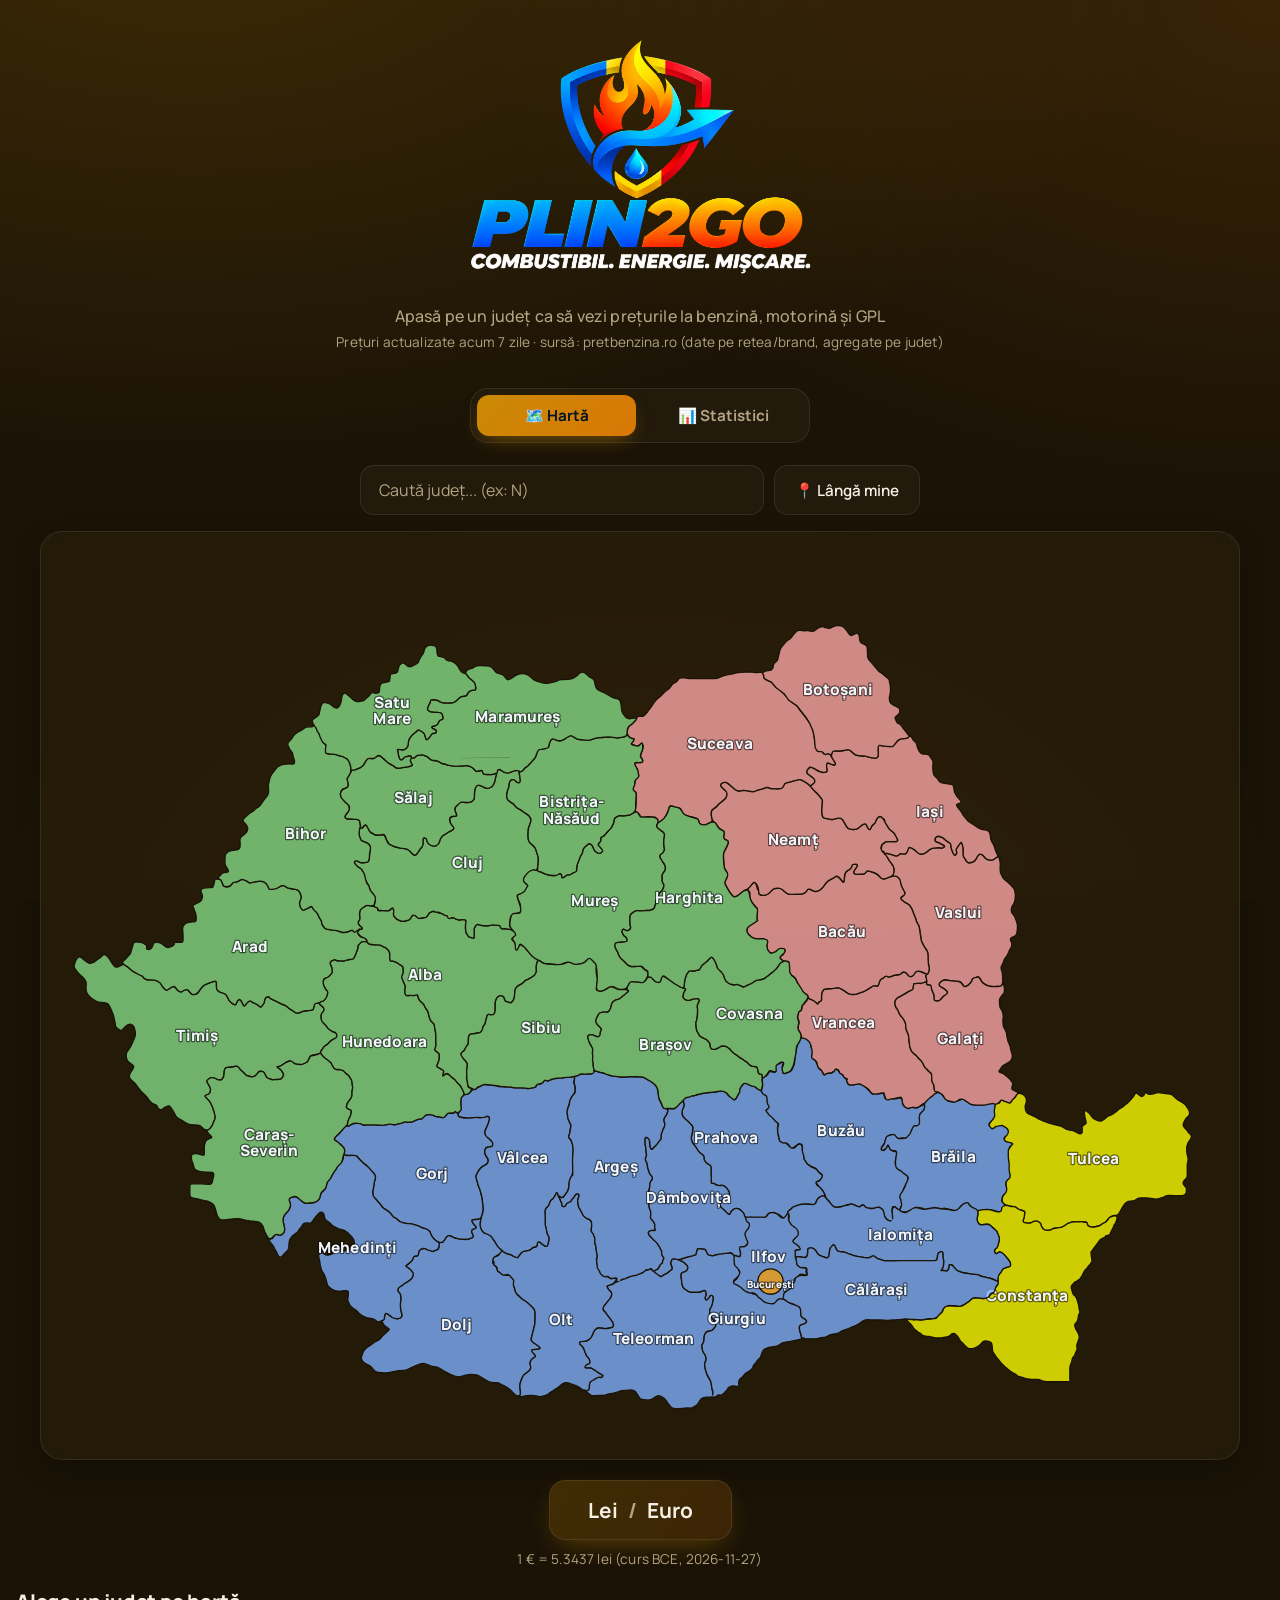
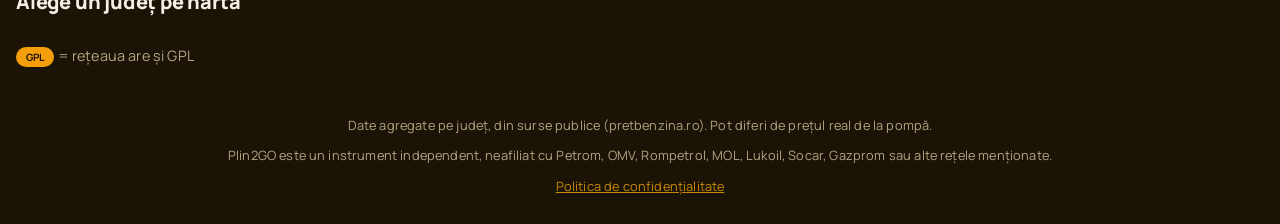
<file: site/index.html>
<!DOCTYPE html>
<html lang="ro">
<head>
<meta charset="UTF-8">
<meta name="viewport" content="width=device-width, initial-scale=1">
<meta name="theme-color" content="#0b1120">
<title>Plin2GO — benzină, motorină, GPL pe județe din România</title>
<link rel="manifest" href="manifest.json">
<link rel="icon" href="icons/icon.svg" type="image/svg+xml">
<link rel="apple-touch-icon" href="icons/icon.svg">
<link rel="preconnect" href="https://fonts.googleapis.com">
<link rel="preconnect" href="https://fonts.gstatic.com" crossorigin>
<link href="https://fonts.googleapis.com/css2?family=Manrope:wght@500;600;700;800&display=swap" rel="stylesheet">
<link rel="stylesheet" href="style.css">
</head>
<body>
<header>
    <div class="logo-card">
        <img src="assets/logo-v3.webp" alt="Plin2GO — Combustibil. Energie. Mișcare." class="logo-img">
    </div>
    <h1 class="sr-only">Plin2GO</h1>
    <p class="subtitle">Apasă pe un județ ca să vezi prețurile la benzină, motorină și GPL</p>
    <p class="updated" id="updated"></p>
</header>

<main>
    <div id="tabs">
        <button type="button" class="tab-btn active" id="tab-harta-btn">🗺️ Hartă</button>
        <button type="button" class="tab-btn" id="tab-stats-btn">📊 Statistici</button>
    </div>

    <section id="tab-harta">
    <div id="search-wrap">
        <input type="text" id="search" placeholder="Caută județ... (ex: N)" autocomplete="off">
        <button id="near-me-btn" type="button">📍 Lângă mine</button>
        <div id="search-results"></div>
    </div>

    <div id="map-wrap"></div>

    <div class="currency-wrap">
        <button type="button" id="currency-toggle" class="currency-btn">Lei <span class="divider">/</span> Euro</button>
        <p class="curs-info" id="curs-info"></p>
    </div>

    <section id="detail">
        <h2 id="judet-title">Alege un județ pe hartă</h2>
        <section class="cheapest" id="cheapest"></section>

        <div class="calc" id="calc" hidden>
            <label for="calc-litri">Cât costă un plin de <input type="number" id="calc-litri" value="50" min="1" max="200"> L?</label>
            <div class="calc-results" id="calc-results"></div>
        </div>

        <div class="calc" id="gpl-calc" hidden>
            <p class="calc-title">⛽ Cât economisești cu GPL?</p>
            <label>
                <input type="number" id="gpl-km" value="15000" min="100" max="200000" step="500"> km/an,
                consum <input type="number" id="gpl-consum" value="7" min="1" max="30" step="0.5"> L/100km benzină
            </label>
            <div class="calc-results" id="gpl-results"></div>
        </div>

        <p class="legend"><span class="badge gpl">GPL</span> = rețeaua are și GPL</p>
        <div class="cards" id="cards"></div>
    </section>
    </section>

    <section id="tab-stats" hidden>
        <h2>Evoluția prețului, ultimele 30 de zile</h2>
        <p class="legend" id="stats-info"></p>
        <div id="stats-chart-wrap">
            <div id="stats-chart-scroll"></div>
            <div id="chart-tooltip" class="chart-tooltip" hidden></div>
        </div>
        <div id="stats-legend" class="stats-legend"></div>
    </section>

    <footer>
        <p>Date agregate pe județ, din surse publice (pretbenzina.ro). Pot diferi de prețul real de la pompă.</p>
        <p>Plin2GO este un instrument independent, neafiliat cu Petrom, OMV, Rompetrol, MOL, Lukoil, Socar, Gazprom sau alte rețele menționate.</p>
        <p><a href="privacy.html">Politica de confidențialitate</a></p>
    </footer>
</main>

<script src="data.js"></script>
<script src="map.js"></script>
<script src="istoric.js"></script>
<script src="app.js"></script>
</body>
</html>
</file>
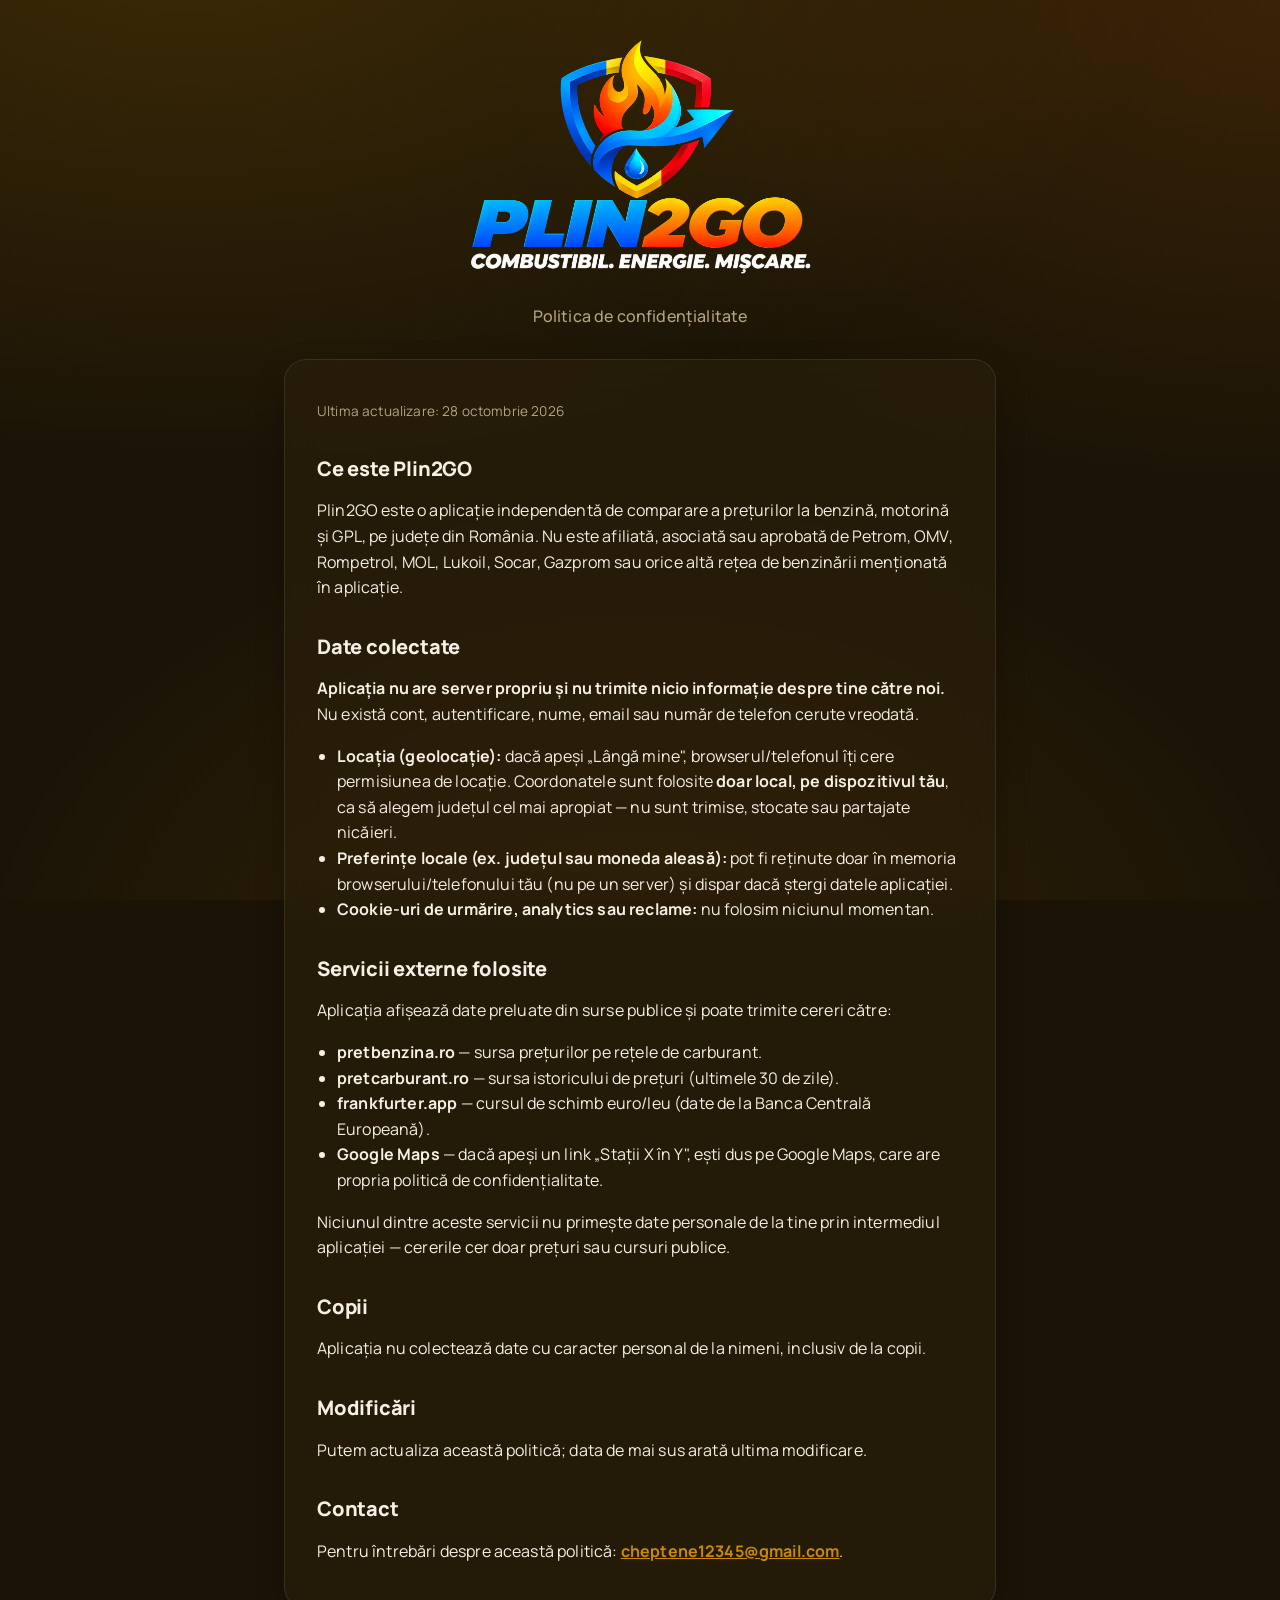
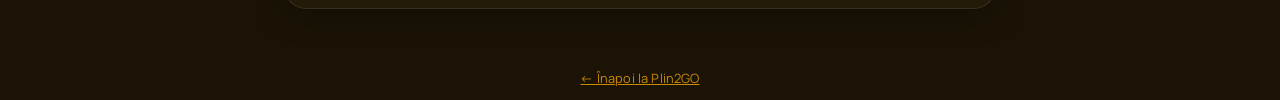
<file: site/privacy.html>
<!DOCTYPE html>
<html lang="ro">
<head>
<meta charset="UTF-8">
<meta name="viewport" content="width=device-width, initial-scale=1">
<title>Politica de confidențialitate — Plin2GO</title>
<link rel="preconnect" href="https://fonts.googleapis.com">
<link rel="preconnect" href="https://fonts.gstatic.com" crossorigin>
<link href="https://fonts.googleapis.com/css2?family=Manrope:wght@500;600;700;800&display=swap" rel="stylesheet">
<link rel="stylesheet" href="style.css">
<style>
    .doc { max-width: 760px; margin: 0 auto; padding: 24px; }
    .doc .glass { padding: 28px 32px; }
    .doc h2 { margin-top: 32px; }
    .doc h2:first-child { margin-top: 0; }
    .doc p, .doc li { color: var(--text); line-height: 1.6; }
    .doc ul { padding-left: 20px; }
    .doc a { color: var(--accent); }
    .doc .note { color: var(--muted); font-size: 0.85em; }
</style>
</head>
<body>
<header>
    <div class="logo-card">
        <img src="assets/logo-v3.webp" alt="Plin2GO — Combustibil. Energie. Mișcare." class="logo-img">
    </div>
    <h1 class="sr-only">Plin2GO</h1>
    <p class="subtitle">Politica de confidențialitate</p>
</header>

<main class="doc">
    <div class="glass">
        <p class="note">Ultima actualizare: 28 octombrie 2026</p>

        <h2>Ce este Plin2GO</h2>
        <p>Plin2GO este o aplicație independentă de comparare a prețurilor la benzină, motorină și GPL, pe județe din România. Nu este afiliată, asociată sau aprobată de Petrom, OMV, Rompetrol, MOL, Lukoil, Socar, Gazprom sau orice altă rețea de benzinării menționată în aplicație.</p>

        <h2>Date colectate</h2>
        <p><strong>Aplicația nu are server propriu și nu trimite nicio informație despre tine către noi.</strong> Nu există cont, autentificare, nume, email sau număr de telefon cerute vreodată.</p>
        <ul>
            <li><strong>Locația (geolocație):</strong> dacă apeși „Lângă mine", browserul/telefonul îți cere permisiunea de locație. Coordonatele sunt folosite <strong>doar local, pe dispozitivul tău</strong>, ca să alegem județul cel mai apropiat — nu sunt trimise, stocate sau partajate nicăieri.</li>
            <li><strong>Preferințe locale (ex. județul sau moneda aleasă):</strong> pot fi reținute doar în memoria browserului/telefonului tău (nu pe un server) și dispar dacă ștergi datele aplicației.</li>
            <li><strong>Cookie-uri de urmărire, analytics sau reclame:</strong> nu folosim niciunul momentan.</li>
        </ul>

        <h2>Servicii externe folosite</h2>
        <p>Aplicația afișează date preluate din surse publice și poate trimite cereri către:</p>
        <ul>
            <li><strong>pretbenzina.ro</strong> — sursa prețurilor pe rețele de carburant.</li>
            <li><strong>pretcarburant.ro</strong> — sursa istoricului de prețuri (ultimele 30 de zile).</li>
            <li><strong>frankfurter.app</strong> — cursul de schimb euro/leu (date de la Banca Centrală Europeană).</li>
            <li><strong>Google Maps</strong> — dacă apeși un link „Stații X în Y", ești dus pe Google Maps, care are propria politică de confidențialitate.</li>
        </ul>
        <p>Niciunul dintre aceste servicii nu primește date personale de la tine prin intermediul aplicației — cererile cer doar prețuri sau cursuri publice.</p>

        <h2>Copii</h2>
        <p>Aplicația nu colectează date cu caracter personal de la nimeni, inclusiv de la copii.</p>

        <h2>Modificări</h2>
        <p>Putem actualiza această politică; data de mai sus arată ultima modificare.</p>

        <h2>Contact</h2>
        <p>Pentru întrebări despre această politică: <strong><a href="mailto:cheptene12345@gmail.com">cheptene12345@gmail.com</a></strong>.</p>
    </div>
</main>

<footer>
    <p><a href="index.html">&larr; Înapoi la Plin2GO</a></p>
</footer>
</body>
</html>
</file>
<file: site/style.css>
:root {
    --bg: #1a1306;
    --card: #2b2210;
    --glass: rgba(43, 34, 16, 0.55);
    --glass-strong: rgba(43, 34, 16, 0.78);
    --glass-border: rgba(255, 255, 255, 0.09);
    --text: #f5efe4;
    --muted: #b3a583;
    --accent: #ca8a04;
    --accent2: #d97706;
    --gpl: #f59e0b;
    --radius-lg: 22px;
    --radius-md: 16px;
    --radius-sm: 10px;
    --shadow-soft: 0 10px 34px -12px rgba(0, 0, 0, 0.55);
}

* { box-sizing: border-box; }

body {
    margin: 0;
    font-family: 'Manrope', system-ui, Segoe UI, Arial, sans-serif;
    letter-spacing: 0.01em;
    background:
        radial-gradient(ellipse 1000px 560px at 15% -10%, rgba(202, 138, 4, 0.20), transparent),
        radial-gradient(ellipse 800px 500px at 100% 0%, rgba(217, 119, 6, 0.16), transparent),
        radial-gradient(ellipse 700px 500px at 50% 110%, rgba(245, 158, 11, 0.10), transparent),
        var(--bg);
    background-attachment: fixed;
    color: var(--text);
    min-height: 100vh;
}

/* ---------- Header ---------- */

header {
    padding: 40px 16px 8px;
    text-align: center;
}

.sr-only {
    position: absolute;
    width: 1px; height: 1px;
    padding: 0; margin: -1px;
    overflow: hidden;
    clip: rect(0, 0, 0, 0);
    white-space: nowrap;
    border: 0;
}

.logo-card {
    display: inline-block;
    margin: 0 auto 16px;
}

.logo-img {
    display: block;
    width: 420px;
    max-width: 85vw;
    height: auto;
}

@media (max-width: 480px) {
    .logo-img { width: 300px; max-width: 78vw; }
}

.subtitle { color: var(--muted); margin: 0; font-weight: 500; }
.updated { color: var(--muted); font-size: 0.85em; margin-top: 6px; }

/* ---------- Glass surface base ---------- */

.glass {
    background: var(--glass);
    backdrop-filter: blur(18px) saturate(140%);
    -webkit-backdrop-filter: blur(18px) saturate(140%);
    border: 1px solid var(--glass-border);
    border-radius: var(--radius-lg);
    box-shadow: var(--shadow-soft);
}

/* ---------- Currency toggle ---------- */

.currency-wrap { margin: 20px auto; text-align: center; }

.currency-btn {
    padding: 15px 38px;
    border-radius: 16px;
    border: 1px solid var(--glass-border);
    background: linear-gradient(135deg, rgba(202, 138, 4, 0.22), rgba(217, 119, 6, 0.18));
    backdrop-filter: blur(12px);
    color: var(--text);
    font-family: inherit;
    font-size: 1.3em;
    font-weight: 700;
    cursor: pointer;
    box-shadow: 0 10px 28px -10px rgba(202, 138, 4, 0.45);
    transition: transform 0.15s ease, box-shadow 0.15s ease;
}

.currency-btn .divider { color: var(--muted); margin: 0 6px; }
.currency-btn:hover { transform: translateY(-2px); box-shadow: 0 14px 32px -8px rgba(202, 138, 4, 0.55); }
.currency-btn.eur {
    background: linear-gradient(135deg, rgba(245, 158, 11, 0.25), rgba(245, 158, 11, 0.1));
    color: var(--gpl);
    box-shadow: 0 10px 28px -10px rgba(245, 158, 11, 0.5);
}

.curs-info { color: var(--muted); font-size: 0.85em; margin: 10px 0 0; }

main { max-width: 1400px; margin: 0 auto; padding: 16px; }

/* ---------- Tabs ---------- */

#tabs {
    display: flex;
    justify-content: center;
    gap: 8px;
    margin-bottom: 22px;
    padding: 6px;
    max-width: 340px;
    margin-left: auto;
    margin-right: auto;
    background: var(--glass);
    backdrop-filter: blur(14px);
    border: 1px solid var(--glass-border);
    border-radius: 18px;
}

.tab-btn {
    flex: 1;
    padding: 10px 18px;
    border-radius: 12px;
    border: none;
    background: transparent;
    color: var(--muted);
    font-family: inherit;
    font-size: 0.95em;
    font-weight: 700;
    cursor: pointer;
    transition: background 0.15s ease, color 0.15s ease;
}

.tab-btn.active {
    color: #04131e;
    background: linear-gradient(135deg, var(--accent), var(--accent2));
    box-shadow: 0 8px 20px -8px rgba(202, 138, 4, 0.6);
}

#stats-chart-wrap {
    position: relative;
    max-width: 1100px;
    margin: 0 auto;
    padding: 20px;
    background: var(--glass);
    backdrop-filter: blur(18px) saturate(140%);
    -webkit-backdrop-filter: blur(18px) saturate(140%);
    border: 1px solid var(--glass-border);
    border-radius: var(--radius-lg);
    box-shadow: var(--shadow-soft);
}

#stats-chart-scroll {
    overflow-x: auto;
    overflow-y: hidden;
    touch-action: pan-x pinch-zoom;
    -webkit-overflow-scrolling: touch;
}

#stats-chart-scroll svg { display: block; min-width: 700px; }

.chart-tooltip {
    position: absolute;
    transform: translate(-50%, -115%);
    background: var(--glass-strong);
    backdrop-filter: blur(14px);
    border: 1px solid var(--glass-border);
    border-radius: var(--radius-sm);
    padding: 8px 12px;
    font-size: 0.85em;
    font-weight: 700;
    white-space: nowrap;
    box-shadow: var(--shadow-soft);
    pointer-events: none;
    z-index: 10;
}

.stats-legend { display: flex; flex-wrap: wrap; justify-content: center; gap: 18px; margin-top: 16px; }
.stats-legend .item { display: flex; align-items: center; gap: 7px; font-size: 0.92em; font-weight: 600; }
.stats-legend .swatch { width: 12px; height: 12px; border-radius: 4px; display: inline-block; }
.stats-legend .muted { color: var(--muted); font-weight: 500; }

.chart-axis { fill: var(--muted); font-size: 11px; font-family: 'Manrope', Arial, sans-serif; }
.chart-zero { stroke: rgba(255,255,255,0.18); stroke-width: 1; stroke-dasharray: 4 4; }
.chart-grid { stroke: rgba(255,255,255,0.06); stroke-width: 1; }
.chart-dot { cursor: pointer; transition: r 0.1s ease; }
.chart-dot:hover { r: 5; }

/* ---------- Search ---------- */

#search-wrap {
    position: relative;
    max-width: 560px;
    margin: 0 auto 16px;
    display: flex;
    gap: 10px;
}

#search {
    flex: 1;
    min-width: 0;
    padding: 13px 18px;
    border-radius: 14px;
    border: 1px solid var(--glass-border);
    background: var(--glass);
    backdrop-filter: blur(12px);
    color: var(--text);
    font-family: inherit;
    font-size: 1em;
    outline: none;
    transition: border-color 0.15s ease, box-shadow 0.15s ease;
}

#search::placeholder { color: var(--muted); }
#search:focus { border-color: var(--accent); box-shadow: 0 0 0 4px rgba(202,138,4,0.2); }

#near-me-btn {
    flex-shrink: 0;
    padding: 0 20px;
    border-radius: 14px;
    border: 1px solid var(--glass-border);
    background: var(--glass);
    backdrop-filter: blur(12px);
    color: var(--text);
    font-family: inherit;
    font-size: 0.95em;
    font-weight: 600;
    cursor: pointer;
    white-space: nowrap;
    transition: border-color 0.15s ease, color 0.15s ease, transform 0.15s ease;
}

#near-me-btn:hover { border-color: var(--accent); color: var(--accent); transform: translateY(-1px); }
#near-me-btn:disabled { opacity: 0.6; cursor: default; transform: none; }

@media (max-width: 480px) {
    #search-wrap { flex-direction: column; }
}

#search-results {
    display: none;
    position: absolute;
    top: calc(100% + 8px);
    left: 0;
    right: 0;
    max-height: 240px;
    overflow-y: auto;
    background: var(--glass-strong);
    backdrop-filter: blur(16px);
    border: 1px solid var(--glass-border);
    border-radius: var(--radius-md);
    z-index: 5;
    box-shadow: var(--shadow-soft);
}

#search-results.open { display: block; }

#search-results button {
    display: block;
    width: 100%;
    text-align: left;
    padding: 11px 18px;
    background: none;
    border: none;
    color: var(--text);
    font-family: inherit;
    font-size: 0.95em;
    cursor: pointer;
}

#search-results button:hover { background: rgba(202,138,4,0.15); }

.judet-region.dimmed {
    opacity: 0.2;
    filter: grayscale(0.8);
}

/* ---------- Map ---------- */

#map-wrap {
    max-width: 1200px;
    margin: 0 auto 16px;
    padding: 12px;
    background: var(--glass);
    backdrop-filter: blur(18px) saturate(140%);
    -webkit-backdrop-filter: blur(18px) saturate(140%);
    border: 1px solid var(--glass-border);
    border-radius: var(--radius-lg);
    box-shadow: var(--shadow-soft);
}

#map-wrap svg { width: 100%; height: auto; display: block; }

.judet-region {
    cursor: pointer;
    transform-box: fill-box;
    transform-origin: center;
    transition: transform 0.18s ease, filter 0.18s ease, opacity 0.18s ease;
    outline: none;
}

.judet-shape {
    stroke: #1a1306;
    stroke-width: 1.5;
    fill-opacity: 0.78;
    transition: fill-opacity 0.18s ease, stroke 0.18s ease;
}

.judet-label {
    fill: #f1f5f9;
    font-weight: 800;
    font-family: 'Manrope', Arial, sans-serif;
    text-anchor: middle;
    dominant-baseline: middle;
    pointer-events: none;
    paint-order: stroke;
    stroke: rgba(0, 0, 0, 0.55);
    stroke-width: 2.5px;
    stroke-linejoin: round;
}

.judet-region:hover,
.judet-region:focus-visible {
    transform: translateY(-6px) scale(1.05);
    filter: drop-shadow(0 10px 14px rgba(0, 0, 0, 0.55)) brightness(1.15);
    outline: none;
}

.judet-region:hover .judet-shape,
.judet-region:focus-visible .judet-shape {
    fill-opacity: 1;
    stroke: var(--accent);
}

.judet-region.selected {
    transform: translateY(-10px) scale(1.08);
    filter: drop-shadow(0 14px 18px rgba(0, 0, 0, 0.65)) brightness(1.25);
}

.judet-region.selected .judet-shape {
    fill-opacity: 1;
    stroke: var(--gpl);
    stroke-width: 3px;
}

#judet-title { margin-top: 8px; font-weight: 800; letter-spacing: -0.01em; }

/* ---------- Calculators ---------- */

.calc {
    padding: 18px 20px;
    margin: 14px 0;
    background: var(--glass);
    backdrop-filter: blur(16px);
    border: 1px solid var(--glass-border);
    border-radius: var(--radius-md);
    box-shadow: var(--shadow-soft);
}

.calc label {
    display: flex;
    align-items: center;
    gap: 8px;
    flex-wrap: wrap;
    font-size: 0.95em;
    color: var(--muted);
    font-weight: 500;
}

.calc input[type="number"] {
    width: 120px;
    padding: 10px 12px;
    border-radius: var(--radius-sm);
    border: 1px solid var(--glass-border);
    background: rgba(11, 17, 32, 0.6);
    color: var(--text);
    font-family: inherit;
    font-size: 1.15em;
    font-weight: 700;
    text-align: center;
}

.calc input[type="number"]:focus {
    outline: none;
    border-color: var(--accent);
    box-shadow: 0 0 0 4px rgba(202,138,4,0.2);
}

.calc-results { margin-top: 12px; display: flex; flex-wrap: wrap; gap: 10px; }

.calc-row {
    display: flex;
    justify-content: space-between;
    gap: 10px;
    background: rgba(255,255,255,0.04);
    border: 1px solid var(--glass-border);
    border-radius: var(--radius-sm);
    padding: 9px 14px;
    flex: 1;
    min-width: 180px;
}

.calc-total { color: var(--accent); font-weight: 700; }

.calc-title { margin: 0 0 8px; font-weight: 700; }

.calc-row.gpl-save {
    background: rgba(245, 158, 11, 0.15);
    border: 1px solid rgba(245, 158, 11, 0.4);
}

.calc-row.gpl-save .calc-total { color: var(--gpl); font-size: 1.1em; }

h2 { font-size: 1.25em; font-weight: 800; margin-top: 28px; letter-spacing: -0.01em; }
.legend { color: var(--muted); font-size: 0.9em; }

/* ---------- Cards ---------- */

.cards {
    display: grid;
    grid-template-columns: repeat(auto-fill, minmax(230px, 1fr));
    gap: 14px;
}

.card {
    --brand-color: var(--accent);
    background: var(--glass);
    backdrop-filter: blur(16px);
    border-radius: var(--radius-md);
    padding: 16px;
    border: 1px solid var(--glass-border);
    border-top: 3px solid var(--brand-color);
    box-shadow: var(--shadow-soft);
    transition: transform 0.15s ease, box-shadow 0.15s ease;
}

.card:hover {
    transform: translateY(-4px);
    box-shadow: 0 16px 34px -12px var(--brand-color);
}

.card-head {
    display: flex;
    justify-content: space-between;
    align-items: center;
    margin-bottom: 10px;
}

.brand-name { font-weight: 800; color: var(--brand-color); letter-spacing: 0.02em; }

.badge {
    font-size: 0.7em;
    padding: 3px 10px;
    border-radius: 999px;
    background: rgba(255,255,255,0.08);
    color: var(--muted);
    font-weight: 700;
}

.badge.gpl {
    background: var(--gpl);
    color: #1e1300;
}

.fuel-row {
    display: flex;
    justify-content: space-between;
    font-size: 0.92em;
    padding: 4px 0;
    color: var(--muted);
    font-weight: 500;
}

.fuel-row span.price { color: var(--text); font-weight: 700; }
.fuel-row.gpl span.price { color: var(--gpl); }

/* ---------- Cheapest boxes ---------- */

.cheapest {
    display: grid;
    grid-template-columns: repeat(auto-fit, minmax(240px, 1fr));
    gap: 14px;
    margin-bottom: 10px;
}

.cheapest-box {
    background: linear-gradient(135deg, rgba(202, 138, 4, 0.9), rgba(146, 64, 14, 0.85));
    border: 1px solid rgba(255,255,255,0.15);
    border-radius: var(--radius-md);
    padding: 18px 20px;
    box-shadow: 0 14px 30px -10px rgba(202, 138, 4, 0.5);
}

.cheapest-box h3 { margin: 0 0 6px; font-size: 0.95em; font-weight: 600; opacity: 0.92; }
.cheapest-box .price { font-size: 1.9em; font-weight: 800; letter-spacing: -0.01em; }
.cheapest-box .station { font-weight: 700; margin-top: 4px; }
.cheapest-box .addr { color: rgba(255,255,255,0.82); font-size: 0.85em; }

.card-foot {
    display: flex;
    align-items: center;
    gap: 8px;
    margin-top: 12px;
    padding-top: 12px;
    border-top: 1px solid var(--glass-border);
}

.addr-link {
    flex: 1;
    color: var(--accent);
    text-decoration: none;
    font-size: 0.82em;
    font-weight: 600;
    overflow: hidden;
    text-overflow: ellipsis;
    white-space: nowrap;
}

.addr-link:hover { text-decoration: underline; }

.copy-btn {
    background: rgba(255,255,255,0.08);
    border: 1px solid var(--glass-border);
    border-radius: var(--radius-sm);
    padding: 5px 9px;
    cursor: pointer;
    font-size: 0.9em;
}

footer { color: var(--muted); font-size: 0.8em; text-align: center; margin-top: 36px; }
footer a { color: var(--accent); }
</file>
